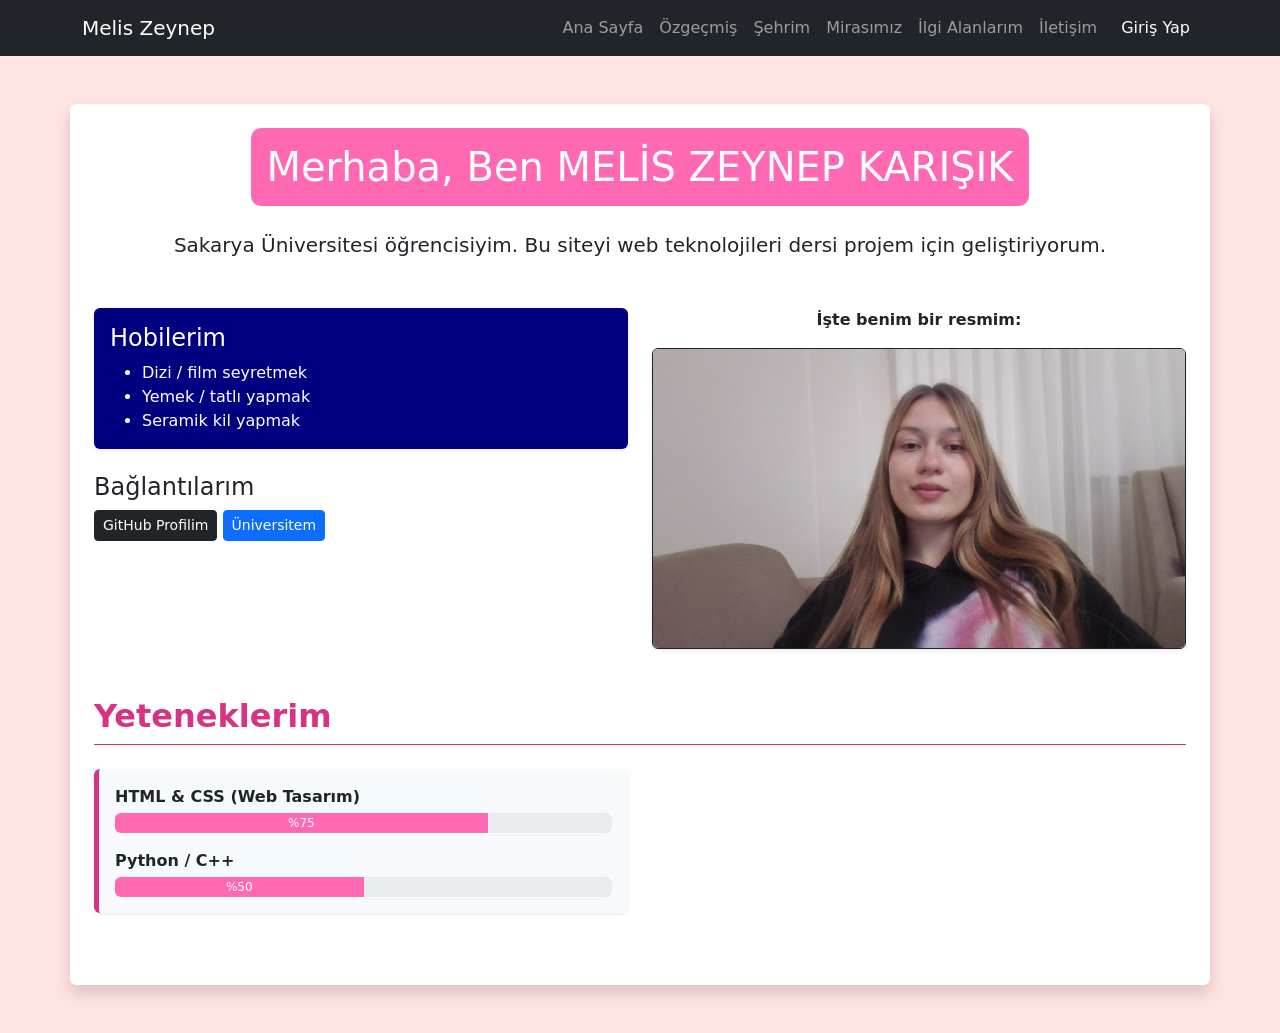
<file: index.html>
<!DOCTYPE html>
<html lang="tr">
<head>
    <meta charset="UTF-8">
    <meta name="viewport" content="width=device-width, initial-scale=1.0">
    <title>Melis Zeynep Karışık - Portfolyo</title>
    
    <link href="https://cdn.jsdelivr.net/npm/bootstrap@5.3.0/dist/css/bootstrap.min.css" rel="stylesheet">
    <link rel="stylesheet" href="style.css">
</head>
<body>

<nav class="navbar navbar-expand-lg navbar-dark bg-dark sticky-top">
    <div class="container">
        <a class="navbar-brand" href="index.html">Melis Zeynep</a>
        <button class="navbar-toggler" type="button" data-bs-toggle="collapse" data-bs-target="#navbarNav">
            <span class="navbar-toggler-icon"></span>
        </button>
        <div class="collapse navbar-collapse" id="navbarNav">
            <div class="navbar-nav ms-auto">
                <a class="nav-link" href="index.html">Ana Sayfa</a>
                <a class="nav-link" href="cv.html">Özgeçmiş</a>
                <a class="nav-link" href="sehrim.html">Şehrim</a>
                <a class="nav-link" href="mirasimiz.html">Mirasımız</a>
                <a class="nav-link" href="api.html">İlgi Alanlarım</a>
                <a class="nav-link" href="iletisim.html">İletişim</a>
                <a class="nav-link btn btn-outline-primary btn-sm ms-lg-2 text-white" href="login.html">Giriş Yap</a>
            </div>
        </div>
    </div>
</nav>

    <div class="container mt-5 mb-5 p-4 bg-white rounded shadow">
        
        <header class="text-center mb-5">
            <h1 class="pembe-baslik">Merhaba, Ben MELİS ZEYNEP KARIŞIK</h1>
            <p class="lead mt-3">Sakarya Üniversitesi öğrencisiyim. Bu siteyi web teknolojileri dersi projem için geliştiriyorum.</p>
        </header>
        
        <div class="row mb-5">
            <div class="col-md-6">
                <div class="lacivert-kutu p-3 rounded mb-4 shadow-sm">
                    <h4>Hobilerim</h4>
                    <ul class="mb-0">
                        <li>Dizi / film seyretmek</li>
                        <li>Yemek / tatlı yapmak</li>
                        <li>Seramik kil yapmak</li>
                    </ul>
                </div>

                <h4>Bağlantılarım</h4>
                <p>
                    <a href="https://github.com/" target="_blank" class="btn btn-dark btn-sm">GitHub Profilim</a>
                    <a href="https://www.sakarya.edu.tr/" target="_blank" class="btn btn-primary btn-sm">Üniversitem</a>
                </p>
            </div>

<div class="col-md-6 text-center">
    <p><strong>İşte benim bir resmim:</strong></p>
    <img src="profil.jpeg" alt="Melis Zeynep" class="img-fluid rounded border border-dark shadow-sm">
</div>


        <section class="mt-5">
            <h2 class="ozgecmis-baslik border-bottom border-danger pb-2 mb-4">Yeteneklerim</h2>
            
            <div class="row">
                <div class="col-md-6">
                    <div class="yetenek-kutu p-3 rounded shadow-sm">
                        <p class="mb-1 fw-bold">HTML & CSS (Web Tasarım)</p>
                        <div class="progress mb-3" style="height: 20px;">
                            <div class="progress-bar bg-pembe" style="width: 75%">%75</div>
                        </div>
                        
                        <p class="mb-1 fw-bold">Python / C++</p>
                        <div class="progress" style="height: 20px;">
                            <div class="progress-bar bg-pembe" style="width: 50%">%50</div>
                        </div>
                    </div>
                </div>
            </div>
        </section>

    </div> 

    <script src="https://cdn.jsdelivr.net/npm/bootstrap@5.3.0/dist/js/bootstrap.bundle.min.js"></script>
</body>
</html>
</file>
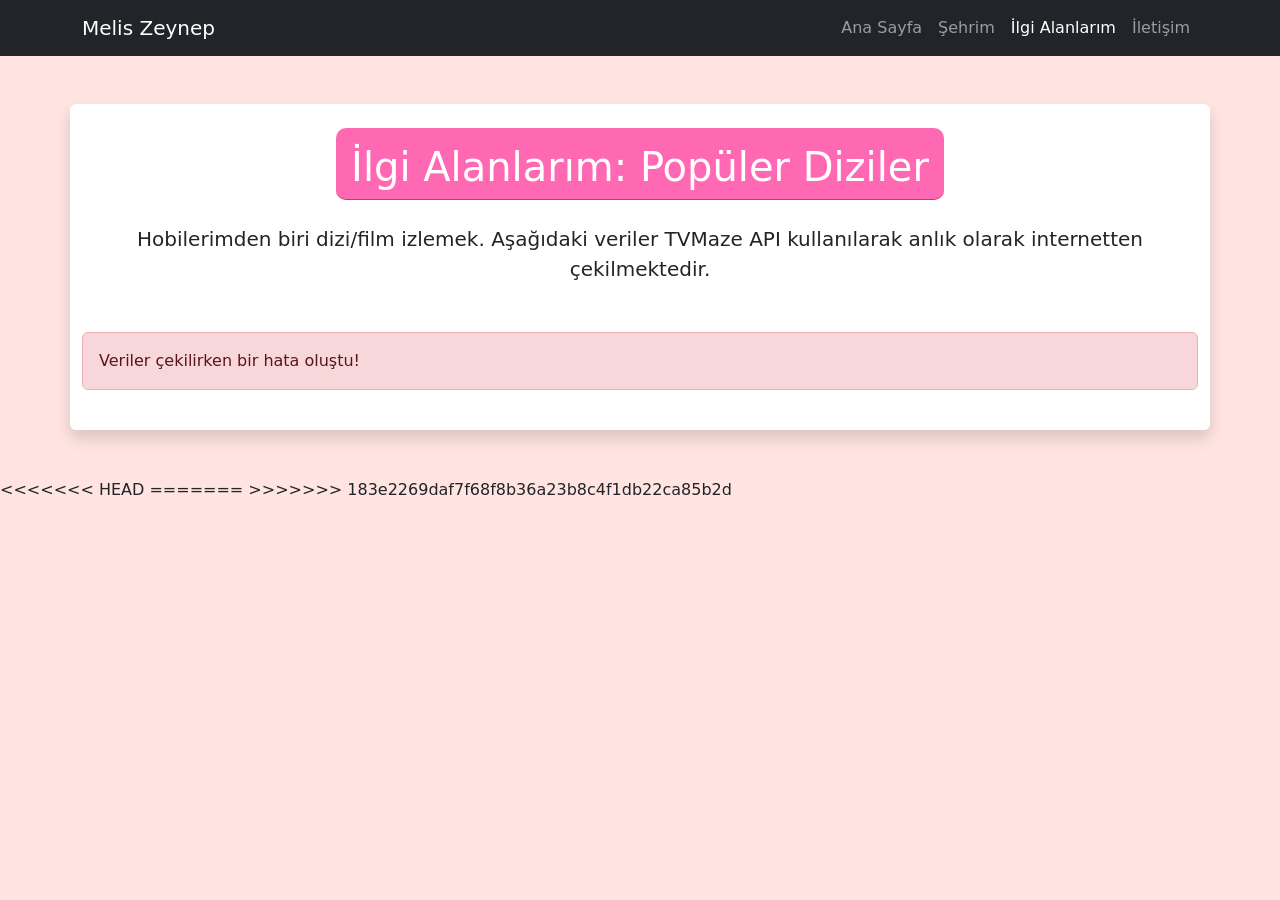
<file: api.html>
<!DOCTYPE html>
<html lang="tr">
<head>
    <meta charset="UTF-8">
    <meta name="viewport" content="width=device-width, initial-scale=1.0">
    <title>İlgi Alanlarım - API Entegrasyonu</title>
    <link href="https://cdn.jsdelivr.net/npm/bootstrap@5.3.0/dist/css/bootstrap.min.css" rel="stylesheet">
    <link rel="stylesheet" href="style.css">
</head>
<body>

  <nav class="navbar navbar-expand-lg navbar-dark bg-dark sticky-top">
        <div class="container">
            <a class="navbar-brand" href="index.html">Melis Zeynep</a>
            <div class="navbar-nav">
                <a class="nav-link" href="index.html">Ana Sayfa</a>
                <a class="nav-link" href="sehrim.html">Şehrim</a>
                <a class="nav-link active" href="api.html">İlgi Alanlarım</a>
                <a class="nav-link" href="iletisim.html">İletişim</a>
            </div>
        </div>
    </nav>

    <div class="container mt-5 mb-5 p-4 bg-white rounded shadow">
        <header class="text-center mb-5">
            <h1 class="pembe-baslik border-bottom border-danger pb-2">İlgi Alanlarım: Popüler Diziler</h1>
            <p class="lead mt-3">Hobilerimden biri dizi/film izlemek. Aşağıdaki veriler <strong>TVMaze API</strong> kullanılarak anlık olarak internetten çekilmektedir.</p>
        </header>

        <div class="row" id="api-sonuclari">
            <div class="col-12 text-center">
                <div class="spinner-border text-danger" role="status">
                    <span class="visually-hidden">Yükleniyor...</span>
                </div>
                <p>Veriler API'den çekiliyor...</p>
            </div>
        </div>
    </div> 

    <script>
        // TVMaze API'sinden "Girls" kelimesiyle eşleşen dizileri çekiyoruz (Örnek olarak)
        const apiUrl = 'https://api.tvmaze.com/search/shows?q=girls';

        fetch(apiUrl)
            .then(response => response.json())
            .then(data => {
                const sonucAlani = document.getElementById('api-sonuclari');
                sonucAlani.innerHTML = ''; // Yükleniyor yazısını temizle

                // İlk 4 sonucu kart olarak ekranda gösterelim
                const filmler = data.slice(0, 4);

                filmler.forEach(item => {
                    const show = item.show;
                    // Eğer API'den resim gelmezse placeholder kullanalım
                    const imageUrl = show.image ? show.image.medium : 'https://via.placeholder.com/210x295?text=Resim+Yok';
                    
                    const kartHTML = `
                        <div class="col-md-3 mb-4">
                            <div class="card h-100 shadow-sm border-0 bg-light">
                                <img src="${imageUrl}" class="card-img-top rounded" alt="${show.name}">
                                <div class="card-body d-flex flex-column">
                                    <h5 class="card-title text-primary">${show.name}</h5>
                                    <p class="card-text small"><strong>Tür:</strong> ${show.genres.join(', ')}</p>
                                    <p class="card-text small"><strong>Puan:</strong> ${show.rating.average || 'Bilinmiyor'}</p>
                                    <a href="${show.url}" target="_blank" class="btn btn-outline-danger btn-sm mt-auto">Detaylı Bilgi</a>
                                </div>
                            </div>
                        </div>
                    `;
                    sonucAlani.innerHTML += kartHTML;
                });
            })
            .catch(error => {
                document.getElementById('api-sonuclari').innerHTML = '<div class="alert alert-danger">Veriler çekilirken bir hata oluştu!</div>';
                console.error('API Hatası:', error);
            });
    </script>

    <script src="https://cdn.jsdelivr.net/npm/bootstrap@5.3.0/dist/js/bootstrap.bundle.min.js"></script>
</body>
<<<<<<< HEAD
</html>
=======
</html>
>>>>>>> 183e2269daf7f68f8b36a23b8c4f1db22ca85b2d
</file>
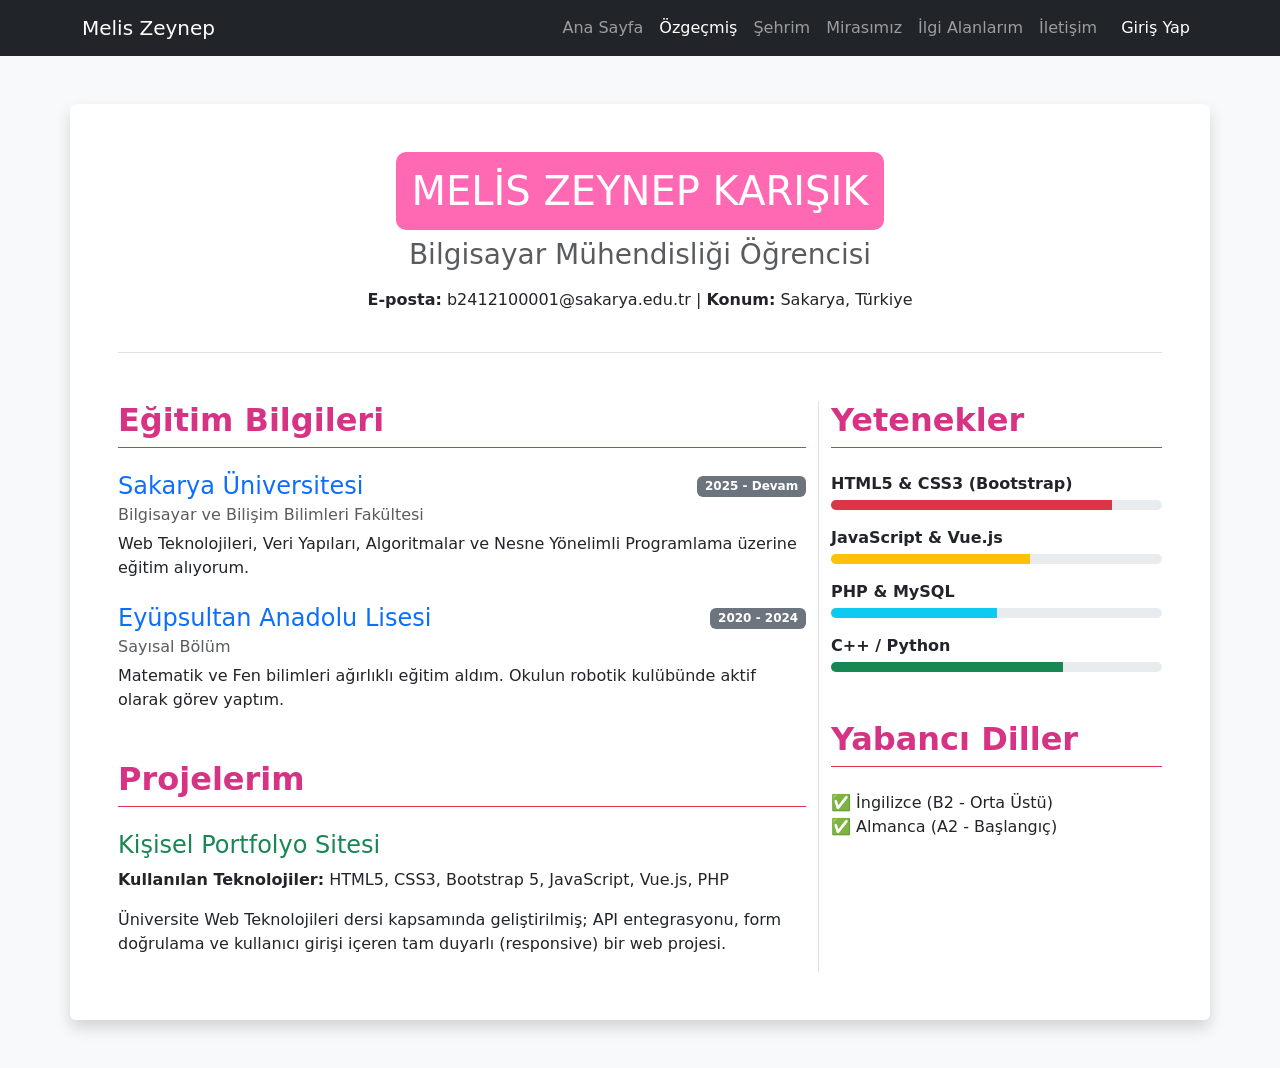
<file: cv.html>
<!DOCTYPE html>
<html lang="tr">
<head>
    <meta charset="UTF-8">
    <meta name="viewport" content="width=device-width, initial-scale=1.0">
    <title>Özgeçmiş (CV) - Melis Zeynep</title>
    <link href="https://cdn.jsdelivr.net/npm/bootstrap@5.3.0/dist/css/bootstrap.min.css" rel="stylesheet">
    <link rel="stylesheet" href="style.css">
</head>
<body class="bg-light">

    <nav class="navbar navbar-expand-lg navbar-dark bg-dark sticky-top">
        <div class="container">
            <a class="navbar-brand" href="index.html">Melis Zeynep</a>
            <button class="navbar-toggler" type="button" data-bs-toggle="collapse" data-bs-target="#navbarNav">
                <span class="navbar-toggler-icon"></span>
            </button>
            <div class="collapse navbar-collapse" id="navbarNav">
                <div class="navbar-nav ms-auto">
                    <a class="nav-link" href="index.html">Ana Sayfa</a>
                    <a class="nav-link active" href="cv.html">Özgeçmiş</a>
                    <a class="nav-link" href="sehrim.html">Şehrim</a>
                    <a class="nav-link" href="mirasimiz.html">Mirasımız</a>
                    <a class="nav-link" href="api.html">İlgi Alanlarım</a>
                    <a class="nav-link" href="iletisim.html">İletişim</a>
                    <a class="nav-link btn btn-outline-primary btn-sm ms-lg-2 text-white" href="login.html">Giriş Yap</a>
                </div>
            </div>
        </div>
    </nav>

    <main class="container mt-5 mb-5 p-5 bg-white rounded shadow">
        
        <header class="text-center mb-5 border-bottom pb-4">
            <h1 class="pembe-baslik text-uppercase">Melis Zeynep Karışık</h1>
            <h3 class="text-muted">Bilgisayar Mühendisliği Öğrencisi</h3>
            <p class="mt-3">
                <strong>E-posta:</strong> b2412100001@sakarya.edu.tr | <strong>Konum:</strong> Sakarya, Türkiye
            </p>
        </header>

        <div class="row">
            <div class="col-md-8">
                
                <section class="mb-5">
                    <h2 class="ozgecmis-baslik border-bottom border-danger pb-2 mb-4">Eğitim Bilgileri</h2>
                    
                    <article class="mb-4">
                        <div class="d-flex justify-content-between align-items-center">
                            <h4 class="text-primary mb-0">Sakarya Üniversitesi</h4>
                            <span class="badge bg-secondary">2025 - Devam</span>
                        </div>
                        <h6 class="text-muted mt-1">Bilgisayar ve Bilişim Bilimleri Fakültesi</h6>
                        <p>Web Teknolojileri, Veri Yapıları, Algoritmalar ve Nesne Yönelimli Programlama üzerine eğitim alıyorum.</p>
                    </article>

                    <article class="mb-4">
                        <div class="d-flex justify-content-between align-items-center">
                            <h4 class="text-primary mb-0">Eyüpsultan Anadolu Lisesi</h4>
                            <span class="badge bg-secondary">2020 - 2024</span>
                        </div>
                        <h6 class="text-muted mt-1">Sayısal Bölüm</h6>
                        <p>Matematik ve Fen bilimleri ağırlıklı eğitim aldım. Okulun robotik kulübünde aktif olarak görev yaptım.</p>
                    </article>
                </section>

                <section>
                    <h2 class="ozgecmis-baslik border-bottom border-danger pb-2 mb-4">Projelerim</h2>
                    
                    <article>
                        <h4 class="text-success">Kişisel Portfolyo Sitesi</h4>
                        <p><strong>Kullanılan Teknolojiler:</strong> HTML5, CSS3, Bootstrap 5, JavaScript, Vue.js, PHP</p>
                        <p>Üniversite Web Teknolojileri dersi kapsamında geliştirilmiş; API entegrasyonu, form doğrulama ve kullanıcı girişi içeren tam duyarlı (responsive) bir web projesi.</p>
                    </article>
                </section>

            </div>

            <div class="col-md-4 border-start">
                
                <aside>
                    <h2 class="ozgecmis-baslik border-bottom border-danger pb-2 mb-4">Yetenekler</h2>
                    
                    <div class="mb-3">
                        <strong>HTML5 & CSS3 (Bootstrap)</strong>
                        <div class="progress mt-1" style="height: 10px;">
                            <div class="progress-bar bg-danger" style="width: 85%"></div>
                        </div>
                    </div>
                    <div class="mb-3">
                        <strong>JavaScript & Vue.js</strong>
                        <div class="progress mt-1" style="height: 10px;">
                            <div class="progress-bar bg-warning text-dark" style="width: 60%"></div>
                        </div>
                    </div>
                    <div class="mb-3">
                        <strong>PHP & MySQL</strong>
                        <div class="progress mt-1" style="height: 10px;">
                            <div class="progress-bar bg-info" style="width: 50%"></div>
                        </div>
                    </div>
                    <div class="mb-3">
                        <strong>C++ / Python</strong>
                        <div class="progress mt-1" style="height: 10px;">
                            <div class="progress-bar bg-success" style="width: 70%"></div>
                        </div>
                    </div>
                </aside>

                <aside class="mt-5">
                    <h2 class="ozgecmis-baslik border-bottom border-danger pb-2 mb-4">Yabancı Diller</h2>
                    <ul class="list-unstyled">
                        <li>✅ İngilizce (B2 - Orta Üstü)</li>
                        <li>✅ Almanca (A2 - Başlangıç)</li>
                    </ul>
                </aside>
            </div>
        </div>
    </main>

    <script src="https://cdn.jsdelivr.net/npm/bootstrap@5.3.0/dist/js/bootstrap.bundle.min.js"></script>
</body>
</html>
</file>
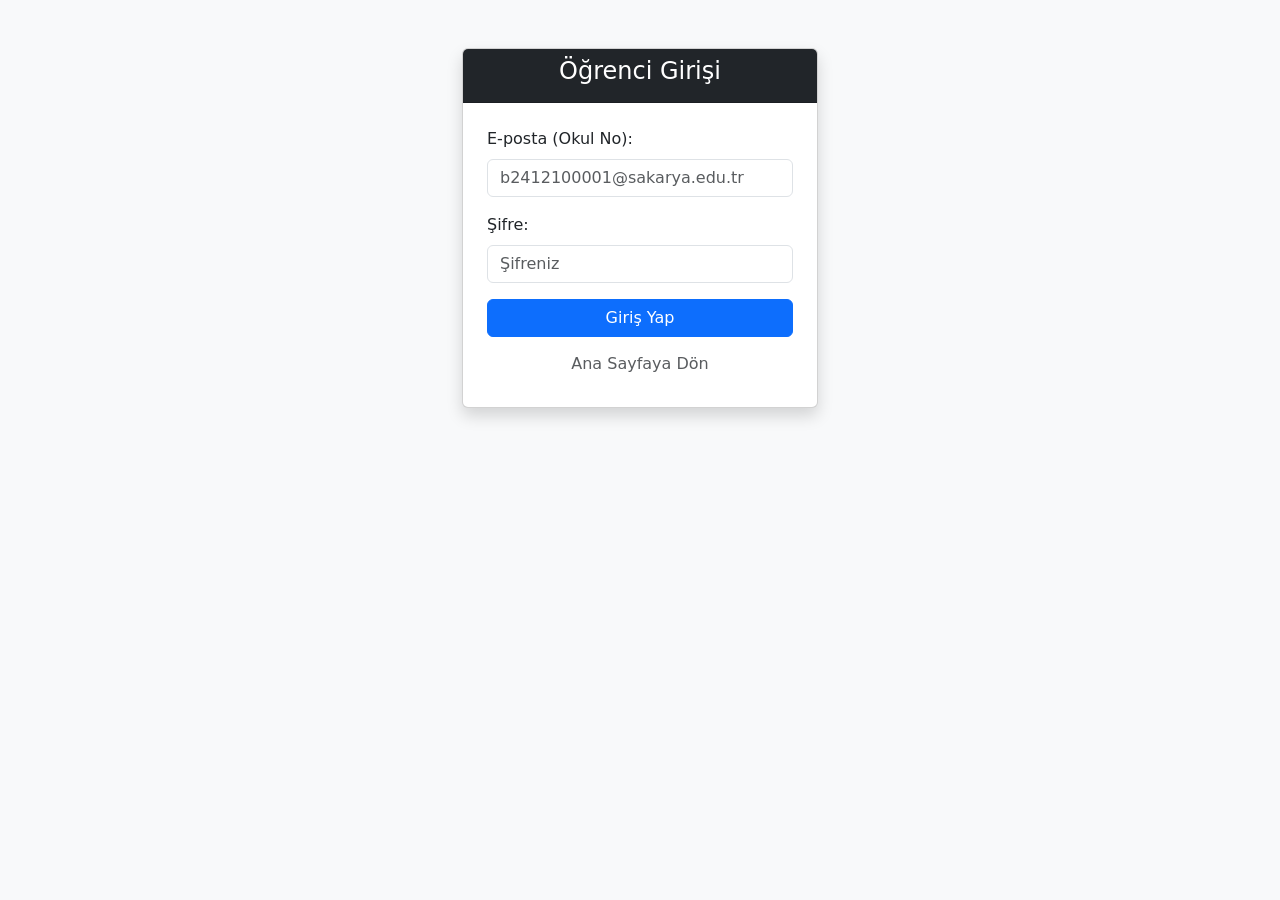
<file: login.html>
<!DOCTYPE html>
<html lang="tr">
<head>
    <meta charset="UTF-8">
    <meta name="viewport" content="width=device-width, initial-scale=1.0">
    <title>Giriş Yap - Melis Zeynep</title>
    <link href="https://cdn.jsdelivr.net/npm/bootstrap@5.3.0/dist/css/bootstrap.min.css" rel="stylesheet">
    <link rel="stylesheet" href="style.css">
</head>
<body class="bg-light">

    <div class="container mt-5">
        <div class="row justify-content-center">
            <div class="col-md-4">
                <div class="card shadow">
                    <div class="card-header bg-dark text-white text-center">
                        <h4>Öğrenci Girişi</h4>
                    </div>
                    <div class="card-body p-4">
                        <form action="login.php" method="POST">
                            <div class="mb-3">
                                <label class="form-label">E-posta (Okul No):</label>
                                <input type="email" name="email" class="form-control" placeholder="b2412100001@sakarya.edu.tr" required>
                            </div>
                            <div class="mb-3">
                                <label class="form-label">Şifre:</label>
                                <input type="password" name="password" class="form-control" placeholder="Şifreniz" required>
                            </div>
                            <button type="submit" class="btn btn-primary w-100">Giriş Yap</button>
                            <a href="index.html" class="btn btn-link w-100 mt-2 text-decoration-none text-muted">Ana Sayfaya Dön</a>
                        </form>
                    </div>
                </div>
            </div>
        </div>
    </div>

</body>
</html>
</file>
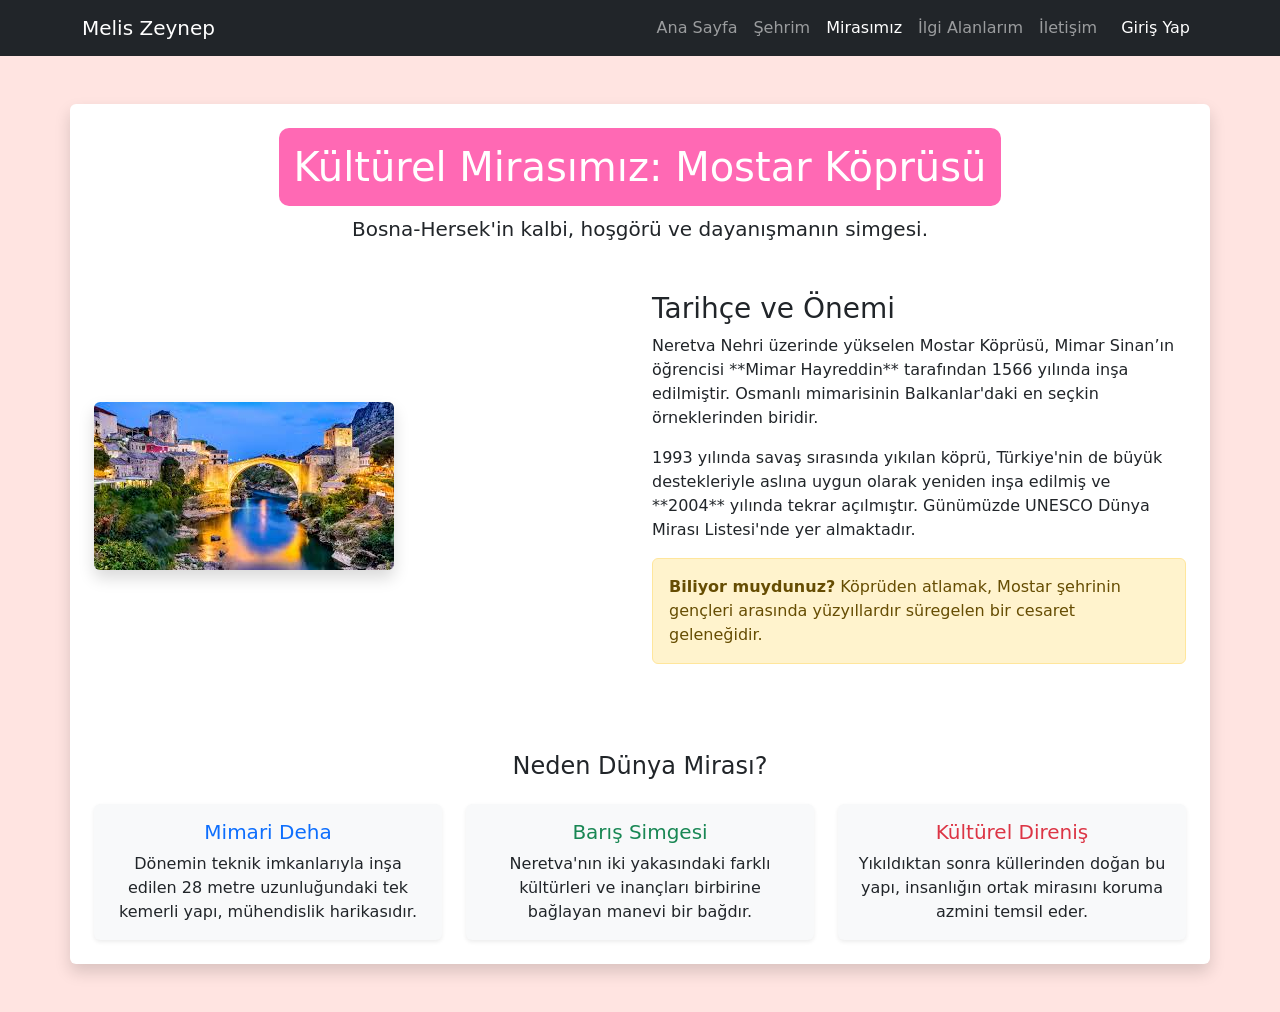
<file: mirasimiz.html>
<!DOCTYPE html>
<html lang="tr">
<head>
    <meta charset="UTF-8">
    <meta name="viewport" content="width=device-width, initial-scale=1.0">
    <title>Mirasımız - Mostar Köprüsü</title>
    <link href="https://cdn.jsdelivr.net/npm/bootstrap@5.3.0/dist/css/bootstrap.min.css" rel="stylesheet">
    <link rel="stylesheet" href="style.css">
</head>
<body>

    <nav class="navbar navbar-expand-lg navbar-dark bg-dark sticky-top">
        <div class="container">
            <a class="navbar-brand" href="index.html">Melis Zeynep</a>
            <button class="navbar-toggler" type="button" data-bs-toggle="collapse" data-bs-target="#navbarNav">
                <span class="navbar-toggler-icon"></span>
            </button>
            <div class="collapse navbar-collapse" id="navbarNav">
                <div class="navbar-nav ms-auto">
                    <a class="nav-link" href="index.html">Ana Sayfa</a>
                    <a class="nav-link" href="sehrim.html">Şehrim</a>
                    <a class="nav-link active" href="mirasimiz.html">Mirasımız</a>
                    <a class="nav-link" href="api.html">İlgi Alanlarım</a>
                    <a class="nav-link" href="iletisim.html">İletişim</a>
                    <a class="nav-link btn btn-outline-primary btn-sm ms-lg-2 text-white" href="login.html">Giriş Yap</a>
                </div>
            </div>
        </div>
    </nav>

    <div class="container mt-5 mb-5 p-4 bg-white rounded shadow">
        <header class="text-center mb-5">
            <h1 class="pembe-baslik">Kültürel Mirasımız: Mostar Köprüsü</h1>
            <p class="lead">Bosna-Hersek'in kalbi, hoşgörü ve dayanışmanın simgesi.</p>
        </header>

        <div class="row align-items-center">
            <div class="col-md-6 mb-4">
                <img src="mostar.jpg" class="img-fluid rounded shadow" alt="Mostar Köprüsü">
            </div>
            <div class="col-md-6 mb-4">
                <h3>Tarihçe ve Önemi</h3>
                <p>Neretva Nehri üzerinde yükselen Mostar Köprüsü, Mimar Sinan’ın öğrencisi **Mimar Hayreddin** tarafından 1566 yılında inşa edilmiştir. Osmanlı mimarisinin Balkanlar'daki en seçkin örneklerinden biridir.</p>
                <p>1993 yılında savaş sırasında yıkılan köprü, Türkiye'nin de büyük destekleriyle aslına uygun olarak yeniden inşa edilmiş ve **2004** yılında tekrar açılmıştır. Günümüzde UNESCO Dünya Mirası Listesi'nde yer almaktadır.</p>
                
                <div class="alert alert-warning mt-3">
                    <strong>Biliyor muydunuz?</strong> Köprüden atlamak, Mostar şehrinin gençleri arasında yüzyıllardır süregelen bir cesaret geleneğidir.
                </div>
            </div>
        </div>

        <section class="mt-5">
            <h4 class="mb-4 text-center">Neden Dünya Mirası?</h4>
            <div class="row g-4">
                <div class="col-md-4">
                    <div class="card h-100 border-0 shadow-sm bg-light">
                        <div class="card-body text-center">
                            <h5 class="card-title text-primary">Mimari Deha</h5>
                            <p class="card-text">Dönemin teknik imkanlarıyla inşa edilen 28 metre uzunluğundaki tek kemerli yapı, mühendislik harikasıdır.</p>
                        </div>
                    </div>
                </div>
                <div class="col-md-4">
                    <div class="card h-100 border-0 shadow-sm bg-light">
                        <div class="card-body text-center">
                            <h5 class="card-title text-success">Barış Simgesi</h5>
                            <p class="card-text">Neretva'nın iki yakasındaki farklı kültürleri ve inançları birbirine bağlayan manevi bir bağdır.</p>
                        </div>
                    </div>
                </div>
                <div class="col-md-4">
                    <div class="card h-100 border-0 shadow-sm bg-light">
                        <div class="card-body text-center">
                            <h5 class="card-title text-danger">Kültürel Direniş</h5>
                            <p class="card-text">Yıkıldıktan sonra küllerinden doğan bu yapı, insanlığın ortak mirasını koruma azmini temsil eder.</p>
                        </div>
                    </div>
                </div>
            </div>
        </section>
    </div>

    <script src="https://cdn.jsdelivr.net/npm/bootstrap@5.3.0/dist/js/bootstrap.bundle.min.js"></script>
</body>
</html>
</file>
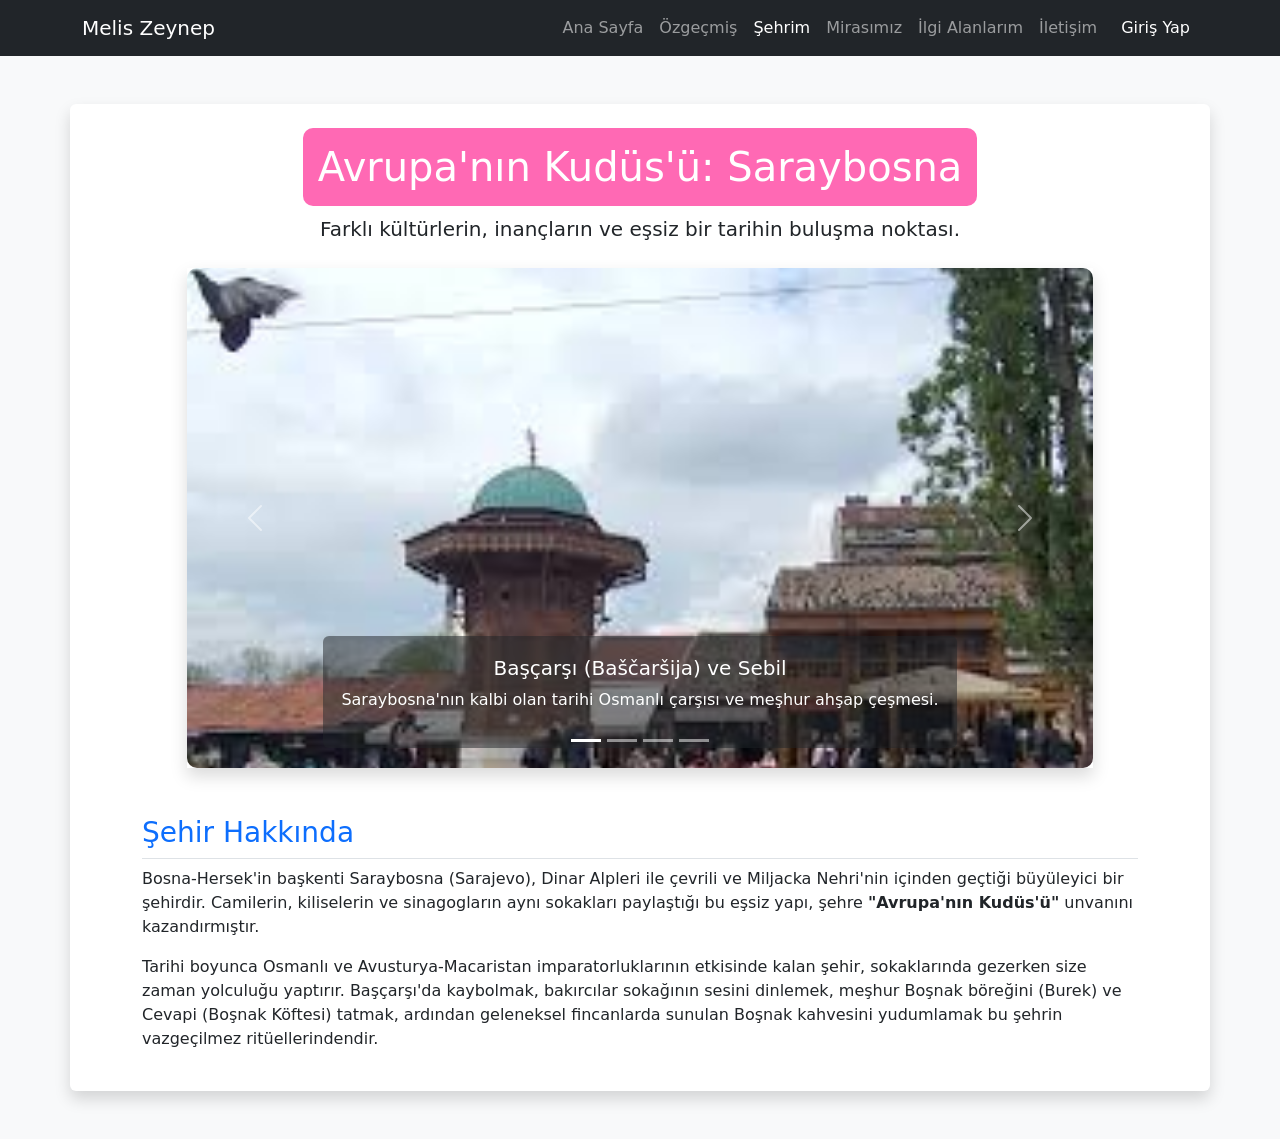
<file: sehrim.html>
<!DOCTYPE html>
<html lang="tr">
<head>
    <meta charset="UTF-8">
    <meta name="viewport" content="width=device-width, initial-scale=1.0">
    <title>Şehrim - Saraybosna</title>
    <link href="https://cdn.jsdelivr.net/npm/bootstrap@5.3.0/dist/css/bootstrap.min.css" rel="stylesheet">
    <link rel="stylesheet" href="style.css">
    <style>
        /* Slider resimlerinin aynı boyutta ve düzgün görünmesi için */
        .carousel-item img {
            height: 500px;
            object-fit: cover;
            border-radius: 10px;
        }
    </style>
</head>
<body class="bg-light">

    <nav class="navbar navbar-expand-lg navbar-dark bg-dark sticky-top">
        <div class="container">
            <a class="navbar-brand" href="index.html">Melis Zeynep</a>
            <button class="navbar-toggler" type="button" data-bs-toggle="collapse" data-bs-target="#navbarNav">
                <span class="navbar-toggler-icon"></span>
            </button>
            <div class="collapse navbar-collapse" id="navbarNav">
                <div class="navbar-nav ms-auto">
                    <a class="nav-link" href="index.html">Ana Sayfa</a>
                    <a class="nav-link" href="cv.html">Özgeçmiş</a>
                    <a class="nav-link active" href="sehrim.html">Şehrim</a>
                    <a class="nav-link" href="mirasimiz.html">Mirasımız</a>
                    <a class="nav-link" href="api.html">İlgi Alanlarım</a>
                    <a class="nav-link" href="iletisim.html">İletişim</a>
                    <a class="nav-link btn btn-outline-primary btn-sm ms-lg-2 text-white" href="login.html">Giriş Yap</a>
                </div>
            </div>
        </div>
    </nav>

    <div class="container mt-5 mb-5 p-4 bg-white rounded shadow">
        <header class="text-center mb-4">
            <h1 class="pembe-baslik">Avrupa'nın Kudüs'ü: Saraybosna</h1>
            <p class="lead">Farklı kültürlerin, inançların ve eşsiz bir tarihin buluşma noktası.</p>
        </header>

        <div class="row justify-content-center mb-5">
            <div class="col-md-10">
                <div id="sehirSlider" class="carousel slide carousel-fade" data-bs-ride="carousel">
                    
                    <div class="carousel-indicators">
                        <button type="button" data-bs-target="#sehirSlider" data-bs-slide-to="0" class="active"></button>
                        <button type="button" data-bs-target="#sehirSlider" data-bs-slide-to="1"></button>
                        <button type="button" data-bs-target="#sehirSlider" data-bs-slide-to="2"></button>
                        <button type="button" data-bs-target="#sehirSlider" data-bs-slide-to="3"></button>
                    </div>

                    <div class="carousel-inner shadow">
                        <div class="carousel-item active" data-bs-interval="3000">
                            <img src="sebil.jpg" class="d-block w-100" alt="Başçarşı ve Sebil">
                            <div class="carousel-caption d-none d-md-block bg-dark bg-opacity-50 rounded">
                                <h5>Başçarşı (Baščaršija) ve Sebil</h5>
                                <p>Saraybosna'nın kalbi olan tarihi Osmanlı çarşısı ve meşhur ahşap çeşmesi.</p>
                            </div>
                        </div>
                        <div class="carousel-item" data-bs-interval="3000">
                            <img src="latin-koprusu.jpg" class="d-block w-100" alt="Latin Köprüsü">
                            <div class="carousel-caption d-none d-md-block bg-dark bg-opacity-50 rounded">
                                <h5>Latin Köprüsü</h5>
                                <p>Miljacka Nehri üzerinde yer alan ve I. Dünya Savaşı'nın fitilinin ateşlendiği tarihi nokta.</p>
                            </div>
                        </div>
                        <div class="carousel-item" data-bs-interval="3000">
                           <img src="bosne.jpg" class="d-block w-100" alt="Vrelo Bosne">
                            <div class="carousel-caption d-none d-md-block bg-dark bg-opacity-50 rounded">
                                <h5>Vrelo Bosne</h5>
                                <p>İgman Dağı'nın eteklerinde, Bosna Nehri'nin doğduğu eşsiz güzellikteki doğa parkı.</p>
                            </div>
                        </div>
                        <div class="carousel-item" data-bs-interval="3000">
                          <img src="sari-tabya.jpg" class="d-block w-100" alt="Sarı Tabya">
                            <div class="carousel-caption d-none d-md-block bg-dark bg-opacity-50 rounded">
                                <h5>Sarı Tabya (Žuta Tabija)</h5>
                                <p>Özellikle Ramazan ayında iftar topunun atıldığı ve şehrin en güzel izlendiği tepe.</p>
                            </div>
                        </div>
                    </div>

                    <button class="carousel-control-prev" type="button" data-bs-target="#sehirSlider" data-bs-slide="prev">
                        <span class="carousel-control-prev-icon" aria-hidden="true"></span>
                        <span class="visually-hidden">Önceki</span>
                    </button>
                    <button class="carousel-control-next" type="button" data-bs-target="#sehirSlider" data-bs-slide="next">
                        <span class="carousel-control-next-icon" aria-hidden="true"></span>
                        <span class="visually-hidden">Sonraki</span>
                    </button>
                </div>
            </div>
        </div>
        <article class="mt-4 px-md-5">
            <h3 class="text-primary border-bottom pb-2">Şehir Hakkında</h3>
            <p>Bosna-Hersek'in başkenti Saraybosna (Sarajevo), Dinar Alpleri ile çevrili ve Miljacka Nehri'nin içinden geçtiği büyüleyici bir şehirdir. Camilerin, kiliselerin ve sinagogların aynı sokakları paylaştığı bu eşsiz yapı, şehre <strong>"Avrupa'nın Kudüs'ü"</strong> unvanını kazandırmıştır.</p>
            <p>Tarihi boyunca Osmanlı ve Avusturya-Macaristan imparatorluklarının etkisinde kalan şehir, sokaklarında gezerken size zaman yolculuğu yaptırır. Başçarşı'da kaybolmak, bakırcılar sokağının sesini dinlemek, meşhur Boşnak böreğini (Burek) ve Cevapi (Boşnak Köftesi) tatmak, ardından geleneksel fincanlarda sunulan Boşnak kahvesini yudumlamak bu şehrin vazgeçilmez ritüellerindendir.</p>
        </article>

    </div>

    <script src="https://cdn.jsdelivr.net/npm/bootstrap@5.3.0/dist/js/bootstrap.bundle.min.js"></script>
</body>
</html>
</file>
<file: style.css>
/* 1. Sayfanın genel arka plan rengi (Toz Pembe) */
body {
    background-color: #ffe4e1; 
}

/* 2. "Merhaba Ben Melis" yazısının arka planı (Pembe) */
.pembe-baslik {
    background-color: #ff69b4; /* Canlı bir pembe (HotPink) */
    color: white; /* Yazı rengi beyaz olsun ki okunsun */
    padding: 15px;
    border-radius: 10px; /* Kenarları yuvarlar */
    display: inline-block; /* Arka plan sadece yazının olduğu kadar yer kaplar */
}

/* 3. Hobilerim kısmı (Lacivert arka plan, Beyaz yazı) */
.lacivert-kutu {
    background-color: #000080; /* Lacivert (Navy) */
    color: #ffffff; /* Beyaz yazı */
}

/* 4. Özgeçmişim Başlığı */
.ozgecmis-baslik {
    color: #d63384; /* Okunabilmesi için toz pembeden biraz daha koyu, tatlı bir pembe */
    font-weight: bold;
}
/* 6. YETENEKLER KUTUSU VE ÇUBUKLAR (2. GÜN) */
.yetenek-kutu {
    background-color: #f8f9fa; /* Çok uçuk gri bir arka plan */
    border-left: 5px solid #d63384; /* Sol tarafına şık pembe bir çizgi */
}

.bg-pembe {
    background-color: #ff69b4 !important; /* Çubukların içini pembe yapar */
}
</file>
